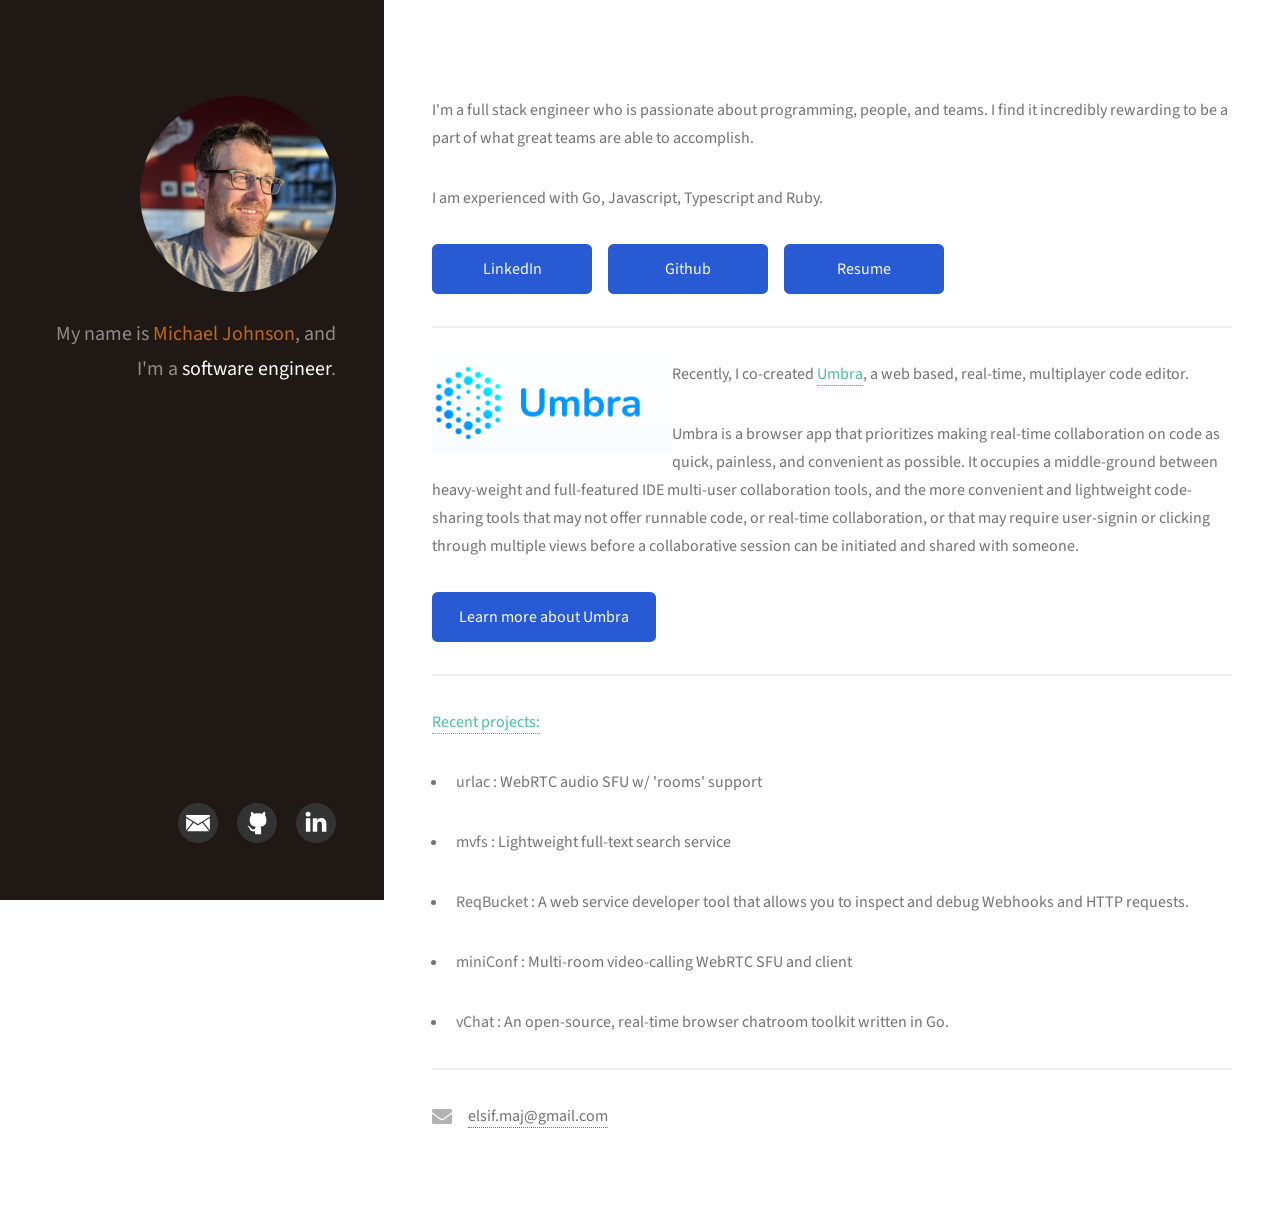
<file: index.html>
<!DOCTYPE HTML>
<html>
	<head>
		<title>Michael Johnson</title>
		<meta charset="utf-8" />
		<meta name="viewport" content="width=device-width, initial-scale=1, user-scalable=no" />
		<meta name="description" content="Software Engineer | Michael Johnson">
    <meta name="keywords" content="Software Engineer, Web Developer, Node, JavaScript, TypeScript, Go, Ruby, AWS, real-time, real time, realtime, websockets, ">
    <meta name="author" content="Michael Johnson">
    <meta property="og:title" content="Michael Johnson - Software Engineer">
    <meta property="og:description" content="Software Engineer specializing in Web Applications">
		<link rel="icon" type="image/png" href="images/favicon.ico"/>
		<link rel="stylesheet" href="assets/css/new.css" />
		<link rel="stylesheet" href="assets/css/main.css" />
	</head>
	<body class="is-preload">

		<!-- Header -->
			<header id="header">
				<div class="inner">
					<a href="#" class="image avatar"><img src="images/mike2.jpg" alt="" /></a>
					<h1>
						My name is <strong class="rust">Michael Johnson</strong>,
						<br />and I'm a <strong>software engineer</strong>.
					</h1>
				</div>
			</header>

		<!-- Main -->
			<div id="main">

				<!-- One -->
					<section id="one">
						<!-- <header class="major">
							<h2>
								Welcome!
							</h2>
						</header> -->
						<p>
              I'm a full stack engineer who is passionate about programming, people, and teams. I find it incredibly rewarding to be a part of what great teams are able to accomplish. 
						</p>
            <p>
              I am experienced with Go, Javascript, Typescript and Ruby. 
            </p>

						<ul class="actions">
							<li>
								<a 
									href="https://www.linkedin.com/in/michael-johnson-16b44b231/" 
									target="_blank" 
									class="button primary">
									LinkedIn
								</a>
							</li>
							<li>
								<a 
									href="https://github.com/elsif-maj" 
									target="_blank" 
									class="button primary">
									Github
								</a>
							</li>
							<li>
								<a 
									href="images/mJohnson-resume.pdf" 
									target="_blank" 
									class="button primary">
									Resume
								</a>
							</li>
						</ul>
					</section>

				<!-- Two -->
					<section id="two">
							<!-- <div class="col-12"> -->
								<!-- <span class="image image2 logo fit"> -->
									<img class="umbra" src="images/umbraNew.png" alt="" />
								<!-- </span> -->
							<!-- </div> -->
  					<p>
							Recently, I co-created <a href="https://umbra-collab.net" target="_blank">Umbra</a>, a web based, real-time, multiplayer code editor.
						</p>
            <p>
              Umbra is a browser app that prioritizes making real-time collaboration on code as quick, painless, and convenient as possible. It occupies
              a middle-ground between heavy-weight and full-featured IDE multi-user collaboration tools, and the more convenient and lightweight code-sharing
              tools that may not offer runnable code, or real-time collaboration, or that may require user-signin or clicking through multiple views before
              a collaborative session can be initiated and shared with someone.
            </p>
						<ul class="actions">
							<li>
								<a 
									href="https://umbra-collab.net" 
									target="_blank" 
									class="button primary">
									Learn more about Umbra 
								</a>
							</li>
						</ul>
					</section> 

				<!-- Three -->
					<section id="three">
						<p><a href="https://github.com/elsif-maj">Recent projects:</a></p>
	    	<ul>
						<p class="project-section">
							<!-- <span class="left image image2">
							 	<img class="project-icon" src="images/project-icons/magnifying-glass.svg" alt="" />
							   </span> 
							-->	
							<li>
								<strong>urlac</strong> :  WebRTC audio SFU w/ 'rooms' support
						</p>
						<p class="project-section">
							<!-- <span class="left image image2">
							 	<img class="project-icon" src="images/project-icons/magnifying-glass.svg" alt="" />
							   </span> 
							-->	
							<li>
								<strong>mvfs</strong> : Lightweight full-text search service 
						</p>
						<p class="project-section">
							<!-- <span class="left image image2">
							 	<img class="project-icon" src="images/project-icons/magnifying-glass.svg" alt="" />
							   </span> 
							-->	
							<li>
								<strong>ReqBucket</strong> : A web service developer tool that allows you to inspect and debug Webhooks and HTTP requests.
							</li>
						</p>
						<p class="project-section">
							<!-- <span class="left image image2">
							 	<img class="project-icon" src="images/project-icons/magnifying-glass.svg" alt="" />
							   </span> 
							-->	
							<li>
								<strong>miniConf</strong> : Multi-room video-calling WebRTC SFU and client
							</li>
						</p>
						<p class="project-section">
							<!-- <span class="left image image2">
								<img class="project-icon" src="images/project-icons/plant.svg" alt="" />
							</span>
							-->
							<li>
								<strong>vChat</strong> : An open-source, real-time browser chatroom toolkit written in Go. 
							</li>
						</p>
	    	</ul>
					</section>

					<!-- Four -->
					<section id="four">
						<!-- <p>
							I am looking for my next opportunity! 
              Feel free to reach out if you're looking for an engineer to join your team.
						</p> -->
						<div class="row">
							<div class="col-4 col-12-small">
								<ul class="labeled-icons">
									<!-- <li>
										<h3 class="icon solid fa-home"><span class="label">Address</span></h3>
										Portland, OR<br />
									</li> -->
									<li>
										<h3 class="icon solid fa-envelope"><span class="label">Email</span></h3>
										<a href="mailto:elsif.maj@gmail.com">elsif.maj@gmail.com</a>
									</li>
								</ul>
							</div>
						</div>
					</section>
			</div>

		<!-- Footer -->
			<footer id="footer">
				<div class="inner">
					<ul class="icons">
						<li>
							<a href="mailto:elsif.maj@gmail.com" target="_blank" class="icon solid">
								<img class="nav-item" src="./images/social-icons/email.svg" alt="an email icon">
							</a>
						</li>
						<li>
							<a href="https://github.com/elsif-maj" target="_blank" class="icon solid">
								<img class="nav-item" src="./images/social-icons/github.svg" alt="a github icon">
							</a>
						</li>
						<li>
							<a href="https://www.linkedin.com/in/michael-johnson-16b44b231/" target="_blank" class="icon solid">
								<img class="nav-item" src="./images/social-icons/linkedin.svg" alt="a linkedin icon">
							</a>
						</li>
						
					</ul>
				</div>
			</footer>

		<!-- Scripts -->
			<script src="assets/js/jquery.min.js"></script>
			<script src="assets/js/jquery.poptrox.min.js"></script>
			<script src="assets/js/browser.min.js"></script>
			<script src="assets/js/breakpoints.min.js"></script>
			<script src="assets/js/util.js"></script>
			<script src="assets/js/main.js"></script>

	</body>
</html>
</file>
<file: assets/css/new.css>
.umbra  {
  float: left;
  width: 30%;
  height: auto;
}

.system {
  /* float: left; */
  align: center;
  width: 80%;
  height: 80%;
  margin-right: 10px;
}

.green {
	color: #4bd8af !important;
}

.rust {
	color: rgb(192, 105, 30) !important;
}

.image .logo {
	background-color: transparent;
	background: transparent;
}

.extra {
	font-size: 1.15rem;
	color: #585858;
}

.project-icon path {
	width: .8rem;
}

.project-section {
	margin-bottom: 2rem;
}

.image.left, .image.right {
	width: 90px;
	padding: 15px;
	background-color: #49bf9d;
	border-radius: 20px;
}

.nav-item {
	width: 40px;	
}
</file>
<file: assets/css/main.css>
@import url("fontawesome-all.min.css");
@import url("https://fonts.googleapis.com/css?family=Source+Sans+Pro:400,400italic");

/*
	Strata by HTML5 UP
	html5up.net | @ajlkn
	Free for personal and commercial use under the CCA 3.0 license (html5up.net/license)
*/

html, body, div, span, applet, object,
iframe, h1, h2, h3, h4, h5, h6, p, blockquote,
pre, a, abbr, acronym, address, big, cite,
code, del, dfn, em, img, ins, kbd, q, s, samp,
small, strike, strong, sub, sup, tt, var, b,
u, i, center, dl, dt, dd, ol, ul, li, fieldset,
form, label, legend, table, caption, tbody,
tfoot, thead, tr, th, td, article, aside,
canvas, details, embed, figure, figcaption,
footer, header, hgroup, menu, nav, output, ruby,
section, summary, time, mark, audio, video {
	margin: 0;
	padding: 0;
	border: 0;
	font-size: 100%;
	font: inherit;
	vertical-align: baseline;}

article, aside, details, figcaption, figure,
footer, header, hgroup, menu, nav, section {
	display: block;}

body {
	line-height: 1;
}

ol, ul {
	list-style: none;
}

blockquote, q {
	quotes: none;
}

	blockquote:before, blockquote:after, q:before, q:after {
		content: '';
		content: none;
	}

table {
	border-collapse: collapse;
	border-spacing: 0;
}

body {
	-webkit-text-size-adjust: none;
}

mark {
	background-color: transparent;
	color: inherit;
}

input::-moz-focus-inner {
	border: 0;
	padding: 0;
}

input, select, textarea {
	-moz-appearance: none;
	-webkit-appearance: none;
	-ms-appearance: none;
	appearance: none;
}

/* Basic */

	html {
		box-sizing: border-box;
	}

	*, *:before, *:after {
		box-sizing: inherit;
	}

	body {
		background: #fff;
	}

		body.is-preload *, body.is-preload *:before, body.is-preload *:after {
			-moz-animation: none !important;
			-webkit-animation: none !important;
			-ms-animation: none !important;
			animation: none !important;
			-moz-transition: none !important;
			-webkit-transition: none !important;
			-ms-transition: none !important;
			transition: none !important;
		}

	body, input, select, textarea {
		/* color: #a2a2a2; */
		color: #727272;
		font-family: "Source Sans Pro", Helvetica, sans-serif;
		font-size: 16pt;
		font-weight: 400;
		line-height: 1.75em;
	}

	a {
		-moz-transition: color 0.2s ease-in-out, border-color 0.2s ease-in-out;
		-webkit-transition: color 0.2s ease-in-out, border-color 0.2s ease-in-out;
		-ms-transition: color 0.2s ease-in-out, border-color 0.2s ease-in-out;
		transition: color 0.2s ease-in-out, border-color 0.2s ease-in-out;
		border-bottom: dotted 1px;
		color: #49bf9d;
		text-decoration: none;
	}

		a:hover {
			border-bottom-color: transparent;
			color: #49bf9d !important;
			text-decoration: none;
		}

	strong, b {
		color: #787878;
		font-weight: 400;
	}

	em, i {
		font-style: italic;
	}

	p {
		margin: 0 0 2em 0;
	}

	h1, h2, h3, h4, h5, h6 {
		color: #787878;
		font-weight: 400;
		line-height: 1em;
		margin: 0 0 1em 0;
	}

		h1 a, h2 a, h3 a, h4 a, h5 a, h6 a {
			color: inherit;
			text-decoration: none;
		}

	h1 {
		font-size: 2em;
		line-height: 1.5em;
	}

	h2 {
		font-size: 1.5em;
		line-height: 1.5em;
	}

	h3 {
		font-size: 1.25em;
		line-height: 1.5em;
	}

	h4 {
		font-size: 1.1em;
		line-height: 1.5em;
	}

	h5 {
		font-size: 0.9em;
		line-height: 1.5em;
	}

	h6 {
		font-size: 0.7em;
		line-height: 1.5em;
	}

	sub {
		font-size: 0.8em;
		position: relative;
		top: 0.5em;
	}

	sup {
		font-size: 0.8em;
		position: relative;
		top: -0.5em;
	}

	hr {
		border: 0;
		border-bottom: solid 2px #efefef;
		margin: 2em 0;
	}

		hr.major {
			margin: 3em 0;
		}

	blockquote {
		border-left: solid 6px #efefef;
		font-style: italic;
		margin: 0 0 2em 0;
		padding: 0.5em 0 0.5em 1.5em;
	}

	code {
		background: #f7f7f7;
		border-radius: 0.35em;
		border: solid 2px #efefef;
		font-family: "Courier New", monospace;
		font-size: 0.9em;
		margin: 0 0.25em;
		padding: 0.25em 0.65em;
	}

	pre {
		-webkit-overflow-scrolling: touch;
		font-family: "Courier New", monospace;
		font-size: 0.9em;
		margin: 0 0 2em 0;
	}

		pre code {
			display: block;
			line-height: 1.75em;
			padding: 1em 1.5em;
			overflow-x: auto;
		}

	.align-left {
		text-align: left;
	}

	.align-center {
		text-align: center;
	}

	.align-right {
		text-align: right;
	}

/* Container */

	.container {
		margin: 0 auto;
		max-width: calc(100% - 4em);
		width: 100%;
	}

		.container.xsmall {
			width: 25%;
		}

		.container.small {
			width: 50%;
		}

		.container.medium {
			width: 75%;
		}

		.container.large {
			width: 125%;
		}

		.container.xlarge {
			width: 150%;
		}

		.container.max {
			width: 100%;
		}

		@media screen and (max-width: 980px) {

			.container {
				width: 100% !important;
				max-width: 100% !important;
			}

		}

		@media screen and (max-width: 480px) {

			.container {
				max-width: calc(100% - 3em);
			}

		}

/* Row */

	.row {
		display: flex;
		flex-wrap: wrap;
		box-sizing: border-box;
		align-items: stretch;
	}

		.row > * {
			box-sizing: border-box;
		}

		.row.gtr-uniform > * > :last-child {
			margin-bottom: 0;
		}

		.row.aln-left {
			justify-content: flex-start;
		}

		.row.aln-center {
			justify-content: center;
		}

		.row.aln-right {
			justify-content: flex-end;
		}

		.row.aln-top {
			align-items: flex-start;
		}

		.row.aln-middle {
			align-items: center;
		}

		.row.aln-bottom {
			align-items: flex-end;
		}

		.row > .imp {
			order: -1;
		}

		.row > .col-1 {
			width: 8.33333%;
		}

		.row > .off-1 {
			margin-left: 8.33333%;
		}

		.row > .col-2 {
			width: 16.66667%;
		}

		.row > .off-2 {
			margin-left: 16.66667%;
		}

		.row > .col-3 {
			width: 25%;
		}

		.row > .off-3 {
			margin-left: 25%;
		}

		.row > .col-4 {
			width: 33.33333%;
		}

		.row > .off-4 {
			margin-left: 33.33333%;
		}

		.row > .col-5 {
			width: 41.66667%;
		}

		.row > .off-5 {
			margin-left: 41.66667%;
		}

		.row > .col-6 {
			width: 50%;
		}

		.row > .off-6 {
			margin-left: 50%;
		}

		.row > .col-7 {
			width: 58.33333%;
		}

		.row > .off-7 {
			margin-left: 58.33333%;
		}

		.row > .col-8 {
			width: 66.66667%;
		}

		.row > .off-8 {
			margin-left: 66.66667%;
		}

		.row > .col-9 {
			width: 75%;
		}

		.row > .off-9 {
			margin-left: 75%;
		}

		.row > .col-10 {
			width: 83.33333%;
		}

		.row > .off-10 {
			margin-left: 83.33333%;
		}

		.row > .col-11 {
			width: 91.66667%;
		}

		.row > .off-11 {
			margin-left: 91.66667%;
		}

		.row > .col-12 {
			width: 100%;
		}

		.row > .off-12 {
			margin-left: 100%;
		}

		.row.gtr-0 {
			margin-top: 0;
			margin-left: 0em;
		}

			.row.gtr-0 > * {
				padding: 0 0 0 0em;
			}

			.row.gtr-0.gtr-uniform {
				margin-top: 0em;
			}

				.row.gtr-0.gtr-uniform > * {
					padding-top: 0em;
				}

		.row.gtr-25 {
			margin-top: 0;
			margin-left: -0.625em;
		}

			.row.gtr-25 > * {
				padding: 0 0 0 0.625em;
			}

			.row.gtr-25.gtr-uniform {
				margin-top: -0.625em;
			}

				.row.gtr-25.gtr-uniform > * {
					padding-top: 0.625em;
				}

		.row.gtr-50 {
			margin-top: 0;
			margin-left: -1.25em;
		}

			.row.gtr-50 > * {
				padding: 0 0 0 1.25em;
			}

			.row.gtr-50.gtr-uniform {
				margin-top: -1.25em;
			}

				.row.gtr-50.gtr-uniform > * {
					padding-top: 1.25em;
				}

		.row {
			margin-top: 0;
			margin-left: -2.5em;
		}

			.row > * {
				padding: 0 0 0 2.5em;
			}

			.row.gtr-uniform {
				margin-top: -2.5em;
			}

				.row.gtr-uniform > * {
					padding-top: 2.5em;
				}

		.row.gtr-150 {
			margin-top: 0;
			margin-left: -3.75em;
		}

			.row.gtr-150 > * {
				padding: 0 0 0 3.75em;
			}

			.row.gtr-150.gtr-uniform {
				margin-top: -3.75em;
			}

				.row.gtr-150.gtr-uniform > * {
					padding-top: 3.75em;
				}

		.row.gtr-200 {
			margin-top: 0;
			margin-left: -5em;
		}

			.row.gtr-200 > * {
				padding: 0 0 0 5em;
			}

			.row.gtr-200.gtr-uniform {
				margin-top: -5em;
			}

				.row.gtr-200.gtr-uniform > * {
					padding-top: 5em;
				}

		@media screen and (max-width: 1800px) {

			.row {
				display: flex;
				flex-wrap: wrap;
				box-sizing: border-box;
				align-items: stretch;
			}

				.row > * {
					box-sizing: border-box;
				}

				.row.gtr-uniform > * > :last-child {
					margin-bottom: 0;
				}

				.row.aln-left {
					justify-content: flex-start;
				}

				.row.aln-center {
					justify-content: center;
				}

				.row.aln-right {
					justify-content: flex-end;
				}

				.row.aln-top {
					align-items: flex-start;
				}

				.row.aln-middle {
					align-items: center;
				}

				.row.aln-bottom {
					align-items: flex-end;
				}

				.row > .imp-xlarge {
					order: -1;
				}

				.row > .col-1-xlarge {
					width: 8.33333%;
				}

				.row > .off-1-xlarge {
					margin-left: 8.33333%;
				}

				.row > .col-2-xlarge {
					width: 16.66667%;
				}

				.row > .off-2-xlarge {
					margin-left: 16.66667%;
				}

				.row > .col-3-xlarge {
					width: 25%;
				}

				.row > .off-3-xlarge {
					margin-left: 25%;
				}

				.row > .col-4-xlarge {
					width: 33.33333%;
				}

				.row > .off-4-xlarge {
					margin-left: 33.33333%;
				}

				.row > .col-5-xlarge {
					width: 41.66667%;
				}

				.row > .off-5-xlarge {
					margin-left: 41.66667%;
				}

				.row > .col-6-xlarge {
					width: 50%;
				}

				.row > .off-6-xlarge {
					margin-left: 50%;
				}

				.row > .col-7-xlarge {
					width: 58.33333%;
				}

				.row > .off-7-xlarge {
					margin-left: 58.33333%;
				}

				.row > .col-8-xlarge {
					width: 66.66667%;
				}

				.row > .off-8-xlarge {
					margin-left: 66.66667%;
				}

				.row > .col-9-xlarge {
					width: 75%;
				}

				.row > .off-9-xlarge {
					margin-left: 75%;
				}

				.row > .col-10-xlarge {
					width: 83.33333%;
				}

				.row > .off-10-xlarge {
					margin-left: 83.33333%;
				}

				.row > .col-11-xlarge {
					width: 91.66667%;
				}

				.row > .off-11-xlarge {
					margin-left: 91.66667%;
				}

				.row > .col-12-xlarge {
					width: 100%;
				}

				.row > .off-12-xlarge {
					margin-left: 100%;
				}

				.row.gtr-0 {
					margin-top: 0;
					margin-left: 0em;
				}

					.row.gtr-0 > * {
						padding: 0 0 0 0em;
					}

					.row.gtr-0.gtr-uniform {
						margin-top: 0em;
					}

						.row.gtr-0.gtr-uniform > * {
							padding-top: 0em;
						}

				.row.gtr-25 {
					margin-top: 0;
					margin-left: -0.625em;
				}

					.row.gtr-25 > * {
						padding: 0 0 0 0.625em;
					}

					.row.gtr-25.gtr-uniform {
						margin-top: -0.625em;
					}

						.row.gtr-25.gtr-uniform > * {
							padding-top: 0.625em;
						}

				.row.gtr-50 {
					margin-top: 0;
					margin-left: -1.25em;
				}

					.row.gtr-50 > * {
						padding: 0 0 0 1.25em;
					}

					.row.gtr-50.gtr-uniform {
						margin-top: -1.25em;
					}

						.row.gtr-50.gtr-uniform > * {
							padding-top: 1.25em;
						}

				.row {
					margin-top: 0;
					margin-left: -2.5em;
				}

					.row > * {
						padding: 0 0 0 2.5em;
					}

					.row.gtr-uniform {
						margin-top: -2.5em;
					}

						.row.gtr-uniform > * {
							padding-top: 2.5em;
						}

				.row.gtr-150 {
					margin-top: 0;
					margin-left: -3.75em;
				}

					.row.gtr-150 > * {
						padding: 0 0 0 3.75em;
					}

					.row.gtr-150.gtr-uniform {
						margin-top: -3.75em;
					}

						.row.gtr-150.gtr-uniform > * {
							padding-top: 3.75em;
						}

				.row.gtr-200 {
					margin-top: 0;
					margin-left: -5em;
				}

					.row.gtr-200 > * {
						padding: 0 0 0 5em;
					}

					.row.gtr-200.gtr-uniform {
						margin-top: -5em;
					}

						.row.gtr-200.gtr-uniform > * {
							padding-top: 5em;
						}

		}

		@media screen and (max-width: 1280px) {

			.row {
				display: flex;
				flex-wrap: wrap;
				box-sizing: border-box;
				align-items: stretch;
			}

				.row > * {
					box-sizing: border-box;
				}

				.row.gtr-uniform > * > :last-child {
					margin-bottom: 0;
				}

				.row.aln-left {
					justify-content: flex-start;
				}

				.row.aln-center {
					justify-content: center;
				}

				.row.aln-right {
					justify-content: flex-end;
				}

				.row.aln-top {
					align-items: flex-start;
				}

				.row.aln-middle {
					align-items: center;
				}

				.row.aln-bottom {
					align-items: flex-end;
				}

				.row > .imp-large {
					order: -1;
				}

				.row > .col-1-large {
					width: 8.33333%;
				}

				.row > .off-1-large {
					margin-left: 8.33333%;
				}

				.row > .col-2-large {
					width: 16.66667%;
				}

				.row > .off-2-large {
					margin-left: 16.66667%;
				}

				.row > .col-3-large {
					width: 25%;
				}

				.row > .off-3-large {
					margin-left: 25%;
				}

				.row > .col-4-large {
					width: 33.33333%;
				}

				.row > .off-4-large {
					margin-left: 33.33333%;
				}

				.row > .col-5-large {
					width: 41.66667%;
				}

				.row > .off-5-large {
					margin-left: 41.66667%;
				}

				.row > .col-6-large {
					width: 50%;
				}

				.row > .off-6-large {
					margin-left: 50%;
				}

				.row > .col-7-large {
					width: 58.33333%;
				}

				.row > .off-7-large {
					margin-left: 58.33333%;
				}

				.row > .col-8-large {
					width: 66.66667%;
				}

				.row > .off-8-large {
					margin-left: 66.66667%;
				}

				.row > .col-9-large {
					width: 75%;
				}

				.row > .off-9-large {
					margin-left: 75%;
				}

				.row > .col-10-large {
					width: 83.33333%;
				}

				.row > .off-10-large {
					margin-left: 83.33333%;
				}

				.row > .col-11-large {
					width: 91.66667%;
				}

				.row > .off-11-large {
					margin-left: 91.66667%;
				}

				.row > .col-12-large {
					width: 100%;
				}

				.row > .off-12-large {
					margin-left: 100%;
				}

				.row.gtr-0 {
					margin-top: 0;
					margin-left: 0em;
				}

					.row.gtr-0 > * {
						padding: 0 0 0 0em;
					}

					.row.gtr-0.gtr-uniform {
						margin-top: 0em;
					}

						.row.gtr-0.gtr-uniform > * {
							padding-top: 0em;
						}

				.row.gtr-25 {
					margin-top: 0;
					margin-left: -0.5em;
				}

					.row.gtr-25 > * {
						padding: 0 0 0 0.5em;
					}

					.row.gtr-25.gtr-uniform {
						margin-top: -0.5em;
					}

						.row.gtr-25.gtr-uniform > * {
							padding-top: 0.5em;
						}

				.row.gtr-50 {
					margin-top: 0;
					margin-left: -1em;
				}

					.row.gtr-50 > * {
						padding: 0 0 0 1em;
					}

					.row.gtr-50.gtr-uniform {
						margin-top: -1em;
					}

						.row.gtr-50.gtr-uniform > * {
							padding-top: 1em;
						}

				.row {
					margin-top: 0;
					margin-left: -2em;
				}

					.row > * {
						padding: 0 0 0 2em;
					}

					.row.gtr-uniform {
						margin-top: -2em;
					}

						.row.gtr-uniform > * {
							padding-top: 2em;
						}

				.row.gtr-150 {
					margin-top: 0;
					margin-left: -3em;
				}

					.row.gtr-150 > * {
						padding: 0 0 0 3em;
					}

					.row.gtr-150.gtr-uniform {
						margin-top: -3em;
					}

						.row.gtr-150.gtr-uniform > * {
							padding-top: 3em;
						}

				.row.gtr-200 {
					margin-top: 0;
					margin-left: -4em;
				}

					.row.gtr-200 > * {
						padding: 0 0 0 4em;
					}

					.row.gtr-200.gtr-uniform {
						margin-top: -4em;
					}

						.row.gtr-200.gtr-uniform > * {
							padding-top: 4em;
						}

		}

		@media screen and (max-width: 980px) {

			.row {
				display: flex;
				flex-wrap: wrap;
				box-sizing: border-box;
				align-items: stretch;
			}

				.row > * {
					box-sizing: border-box;
				}

				.row.gtr-uniform > * > :last-child {
					margin-bottom: 0;
				}

				.row.aln-left {
					justify-content: flex-start;
				}

				.row.aln-center {
					justify-content: center;
				}

				.row.aln-right {
					justify-content: flex-end;
				}

				.row.aln-top {
					align-items: flex-start;
				}

				.row.aln-middle {
					align-items: center;
				}

				.row.aln-bottom {
					align-items: flex-end;
				}

				.row > .imp-medium {
					order: -1;
				}

				.row > .col-1-medium {
					width: 8.33333%;
				}

				.row > .off-1-medium {
					margin-left: 8.33333%;
				}

				.row > .col-2-medium {
					width: 16.66667%;
				}

				.row > .off-2-medium {
					margin-left: 16.66667%;
				}

				.row > .col-3-medium {
					width: 25%;
				}

				.row > .off-3-medium {
					margin-left: 25%;
				}

				.row > .col-4-medium {
					width: 33.33333%;
				}

				.row > .off-4-medium {
					margin-left: 33.33333%;
				}

				.row > .col-5-medium {
					width: 41.66667%;
				}

				.row > .off-5-medium {
					margin-left: 41.66667%;
				}

				.row > .col-6-medium {
					width: 50%;
				}

				.row > .off-6-medium {
					margin-left: 50%;
				}

				.row > .col-7-medium {
					width: 58.33333%;
				}

				.row > .off-7-medium {
					margin-left: 58.33333%;
				}

				.row > .col-8-medium {
					width: 66.66667%;
				}

				.row > .off-8-medium {
					margin-left: 66.66667%;
				}

				.row > .col-9-medium {
					width: 75%;
				}

				.row > .off-9-medium {
					margin-left: 75%;
				}

				.row > .col-10-medium {
					width: 83.33333%;
				}

				.row > .off-10-medium {
					margin-left: 83.33333%;
				}

				.row > .col-11-medium {
					width: 91.66667%;
				}

				.row > .off-11-medium {
					margin-left: 91.66667%;
				}

				.row > .col-12-medium {
					width: 100%;
				}

				.row > .off-12-medium {
					margin-left: 100%;
				}

				.row.gtr-0 {
					margin-top: 0;
					margin-left: 0em;
				}

					.row.gtr-0 > * {
						padding: 0 0 0 0em;
					}

					.row.gtr-0.gtr-uniform {
						margin-top: 0em;
					}

						.row.gtr-0.gtr-uniform > * {
							padding-top: 0em;
						}

				.row.gtr-25 {
					margin-top: 0;
					margin-left: -0.5em;
				}

					.row.gtr-25 > * {
						padding: 0 0 0 0.5em;
					}

					.row.gtr-25.gtr-uniform {
						margin-top: -0.5em;
					}

						.row.gtr-25.gtr-uniform > * {
							padding-top: 0.5em;
						}

				.row.gtr-50 {
					margin-top: 0;
					margin-left: -1em;
				}

					.row.gtr-50 > * {
						padding: 0 0 0 1em;
					}

					.row.gtr-50.gtr-uniform {
						margin-top: -1em;
					}

						.row.gtr-50.gtr-uniform > * {
							padding-top: 1em;
						}

				.row {
					margin-top: 0;
					margin-left: -2em;
				}

					.row > * {
						padding: 0 0 0 2em;
					}

					.row.gtr-uniform {
						margin-top: -2em;
					}

						.row.gtr-uniform > * {
							padding-top: 2em;
						}

				.row.gtr-150 {
					margin-top: 0;
					margin-left: -3em;
				}

					.row.gtr-150 > * {
						padding: 0 0 0 3em;
					}

					.row.gtr-150.gtr-uniform {
						margin-top: -3em;
					}

						.row.gtr-150.gtr-uniform > * {
							padding-top: 3em;
						}

				.row.gtr-200 {
					margin-top: 0;
					margin-left: -4em;
				}

					.row.gtr-200 > * {
						padding: 0 0 0 4em;
					}

					.row.gtr-200.gtr-uniform {
						margin-top: -4em;
					}

						.row.gtr-200.gtr-uniform > * {
							padding-top: 4em;
						}

		}

		@media screen and (max-width: 736px) {

			.row {
				display: flex;
				flex-wrap: wrap;
				box-sizing: border-box;
				align-items: stretch;
			}

				.row > * {
					box-sizing: border-box;
				}

				.row.gtr-uniform > * > :last-child {
					margin-bottom: 0;
				}

				.row.aln-left {
					justify-content: flex-start;
				}

				.row.aln-center {
					justify-content: center;
				}

				.row.aln-right {
					justify-content: flex-end;
				}

				.row.aln-top {
					align-items: flex-start;
				}

				.row.aln-middle {
					align-items: center;
				}

				.row.aln-bottom {
					align-items: flex-end;
				}

				.row > .imp-small {
					order: -1;
				}

				.row > .col-1-small {
					width: 8.33333%;
				}

				.row > .off-1-small {
					margin-left: 8.33333%;
				}

				.row > .col-2-small {
					width: 16.66667%;
				}

				.row > .off-2-small {
					margin-left: 16.66667%;
				}

				.row > .col-3-small {
					width: 25%;
				}

				.row > .off-3-small {
					margin-left: 25%;
				}

				.row > .col-4-small {
					width: 33.33333%;
				}

				.row > .off-4-small {
					margin-left: 33.33333%;
				}

				.row > .col-5-small {
					width: 41.66667%;
				}

				.row > .off-5-small {
					margin-left: 41.66667%;
				}

				.row > .col-6-small {
					width: 50%;
				}

				.row > .off-6-small {
					margin-left: 50%;
				}

				.row > .col-7-small {
					width: 58.33333%;
				}

				.row > .off-7-small {
					margin-left: 58.33333%;
				}

				.row > .col-8-small {
					width: 66.66667%;
				}

				.row > .off-8-small {
					margin-left: 66.66667%;
				}

				.row > .col-9-small {
					width: 75%;
				}

				.row > .off-9-small {
					margin-left: 75%;
				}

				.row > .col-10-small {
					width: 83.33333%;
				}

				.row > .off-10-small {
					margin-left: 83.33333%;
				}

				.row > .col-11-small {
					width: 91.66667%;
				}

				.row > .off-11-small {
					margin-left: 91.66667%;
				}

				.row > .col-12-small {
					width: 100%;
				}

				.row > .off-12-small {
					margin-left: 100%;
				}

				.row.gtr-0 {
					margin-top: 0;
					margin-left: 0em;
				}

					.row.gtr-0 > * {
						padding: 0 0 0 0em;
					}

					.row.gtr-0.gtr-uniform {
						margin-top: 0em;
					}

						.row.gtr-0.gtr-uniform > * {
							padding-top: 0em;
						}

				.row.gtr-25 {
					margin-top: 0;
					margin-left: -0.375em;
				}

					.row.gtr-25 > * {
						padding: 0 0 0 0.375em;
					}

					.row.gtr-25.gtr-uniform {
						margin-top: -0.375em;
					}

						.row.gtr-25.gtr-uniform > * {
							padding-top: 0.375em;
						}

				.row.gtr-50 {
					margin-top: 0;
					margin-left: -0.75em;
				}

					.row.gtr-50 > * {
						padding: 0 0 0 0.75em;
					}

					.row.gtr-50.gtr-uniform {
						margin-top: -0.75em;
					}

						.row.gtr-50.gtr-uniform > * {
							padding-top: 0.75em;
						}

				.row {
					margin-top: 0;
					margin-left: -1.5em;
				}

					.row > * {
						padding: 0 0 0 1.5em;
					}

					.row.gtr-uniform {
						margin-top: -1.5em;
					}

						.row.gtr-uniform > * {
							padding-top: 1.5em;
						}

				.row.gtr-150 {
					margin-top: 0;
					margin-left: -2.25em;
				}

					.row.gtr-150 > * {
						padding: 0 0 0 2.25em;
					}

					.row.gtr-150.gtr-uniform {
						margin-top: -2.25em;
					}

						.row.gtr-150.gtr-uniform > * {
							padding-top: 2.25em;
						}

				.row.gtr-200 {
					margin-top: 0;
					margin-left: -3em;
				}

					.row.gtr-200 > * {
						padding: 0 0 0 3em;
					}

					.row.gtr-200.gtr-uniform {
						margin-top: -3em;
					}

						.row.gtr-200.gtr-uniform > * {
							padding-top: 3em;
						}

		}

		@media screen and (max-width: 480px) {

			.row {
				display: flex;
				flex-wrap: wrap;
				box-sizing: border-box;
				align-items: stretch;
			}

				.row > * {
					box-sizing: border-box;
				}

				.row.gtr-uniform > * > :last-child {
					margin-bottom: 0;
				}

				.row.aln-left {
					justify-content: flex-start;
				}

				.row.aln-center {
					justify-content: center;
				}

				.row.aln-right {
					justify-content: flex-end;
				}

				.row.aln-top {
					align-items: flex-start;
				}

				.row.aln-middle {
					align-items: center;
				}

				.row.aln-bottom {
					align-items: flex-end;
				}

				.row > .imp-xsmall {
					order: -1;
				}

				.row > .col-1-xsmall {
					width: 8.33333%;
				}

				.row > .off-1-xsmall {
					margin-left: 8.33333%;
				}

				.row > .col-2-xsmall {
					width: 16.66667%;
				}

				.row > .off-2-xsmall {
					margin-left: 16.66667%;
				}

				.row > .col-3-xsmall {
					width: 25%;
				}

				.row > .off-3-xsmall {
					margin-left: 25%;
				}

				.row > .col-4-xsmall {
					width: 33.33333%;
				}

				.row > .off-4-xsmall {
					margin-left: 33.33333%;
				}

				.row > .col-5-xsmall {
					width: 41.66667%;
				}

				.row > .off-5-xsmall {
					margin-left: 41.66667%;
				}

				.row > .col-6-xsmall {
					width: 50%;
				}

				.row > .off-6-xsmall {
					margin-left: 50%;
				}

				.row > .col-7-xsmall {
					width: 58.33333%;
				}

				.row > .off-7-xsmall {
					margin-left: 58.33333%;
				}

				.row > .col-8-xsmall {
					width: 66.66667%;
				}

				.row > .off-8-xsmall {
					margin-left: 66.66667%;
				}

				.row > .col-9-xsmall {
					width: 75%;
				}

				.row > .off-9-xsmall {
					margin-left: 75%;
				}

				.row > .col-10-xsmall {
					width: 83.33333%;
				}

				.row > .off-10-xsmall {
					margin-left: 83.33333%;
				}

				.row > .col-11-xsmall {
					width: 91.66667%;
				}

				.row > .off-11-xsmall {
					margin-left: 91.66667%;
				}

				.row > .col-12-xsmall {
					width: 100%;
				}

				.row > .off-12-xsmall {
					margin-left: 100%;
				}

				.row.gtr-0 {
					margin-top: 0;
					margin-left: 0em;
				}

					.row.gtr-0 > * {
						padding: 0 0 0 0em;
					}

					.row.gtr-0.gtr-uniform {
						margin-top: 0em;
					}

						.row.gtr-0.gtr-uniform > * {
							padding-top: 0em;
						}

				.row.gtr-25 {
					margin-top: 0;
					margin-left: -0.375em;
				}

					.row.gtr-25 > * {
						padding: 0 0 0 0.375em;
					}

					.row.gtr-25.gtr-uniform {
						margin-top: -0.375em;
					}

						.row.gtr-25.gtr-uniform > * {
							padding-top: 0.375em;
						}

				.row.gtr-50 {
					margin-top: 0;
					margin-left: -0.75em;
				}

					.row.gtr-50 > * {
						padding: 0 0 0 0.75em;
					}

					.row.gtr-50.gtr-uniform {
						margin-top: -0.75em;
					}

						.row.gtr-50.gtr-uniform > * {
							padding-top: 0.75em;
						}

				.row {
					margin-top: 0;
					margin-left: -1.5em;
				}

					.row > * {
						padding: 0 0 0 1.5em;
					}

					.row.gtr-uniform {
						margin-top: -1.5em;
					}

						.row.gtr-uniform > * {
							padding-top: 1.5em;
						}

				.row.gtr-150 {
					margin-top: 0;
					margin-left: -2.25em;
				}

					.row.gtr-150 > * {
						padding: 0 0 0 2.25em;
					}

					.row.gtr-150.gtr-uniform {
						margin-top: -2.25em;
					}

						.row.gtr-150.gtr-uniform > * {
							padding-top: 2.25em;
						}

				.row.gtr-200 {
					margin-top: 0;
					margin-left: -3em;
				}

					.row.gtr-200 > * {
						padding: 0 0 0 3em;
					}

					.row.gtr-200.gtr-uniform {
						margin-top: -3em;
					}

						.row.gtr-200.gtr-uniform > * {
							padding-top: 3em;
						}

		}

/* Section/Article */

	section.special, article.special {
		text-align: center;
	}

	header p {
		color: #b2b2b2;
		position: relative;
		margin: 0 0 1.5em 0;
	}

	header h2 + p {
		font-size: 1.25em;
		margin-top: -1em;
		line-height: 1.5em;
	}

	header h3 + p {
		font-size: 1.1em;
		margin-top: -0.8em;
		line-height: 1.5em;
	}

	header h4 + p,
	header h5 + p,
	header h6 + p {
		font-size: 0.9em;
		margin-top: -0.6em;
		line-height: 1.5em;
	}

	header.major h2 {
		font-size: 2em;
	}

/* Form */

	form {
		margin: 0 0 2em 0;
	}

	label {
		color: #787878;
		display: block;
		font-size: 0.9em;
		font-weight: 400;
		margin: 0 0 1em 0;
	}

	input[type="text"],
	input[type="password"],
	input[type="email"],
	select,
	textarea {
		-moz-appearance: none;
		-webkit-appearance: none;
		-ms-appearance: none;
		appearance: none;
		background: #f7f7f7;
		border-radius: 0.35em;
		border: solid 2px transparent;
		color: inherit;
		display: block;
		outline: 0;
		padding: 0 0.75em;
		text-decoration: none;
		width: 100%;
	}

		input[type="text"]:invalid,
		input[type="password"]:invalid,
		input[type="email"]:invalid,
		select:invalid,
		textarea:invalid {
			box-shadow: none;
		}

		input[type="text"]:focus,
		input[type="password"]:focus,
		input[type="email"]:focus,
		select:focus,
		textarea:focus {
			border-color: #49bf9d;
		}

	select {
		background-image: url("data:image/svg+xml;charset=utf8,%3Csvg xmlns='http://www.w3.org/2000/svg' width='40' height='40' preserveAspectRatio='none' viewBox='0 0 40 40'%3E%3Cpath d='M9.4,12.3l10.4,10.4l10.4-10.4c0.2-0.2,0.5-0.4,0.9-0.4c0.3,0,0.6,0.1,0.9,0.4l3.3,3.3c0.2,0.2,0.4,0.5,0.4,0.9 c0,0.4-0.1,0.6-0.4,0.9L20.7,31.9c-0.2,0.2-0.5,0.4-0.9,0.4c-0.3,0-0.6-0.1-0.9-0.4L4.3,17.3c-0.2-0.2-0.4-0.5-0.4-0.9 c0-0.4,0.1-0.6,0.4-0.9l3.3-3.3c0.2-0.2,0.5-0.4,0.9-0.4S9.1,12.1,9.4,12.3z' fill='%23dfdfdf' /%3E%3C/svg%3E");
		background-size: 1.25rem;
		background-repeat: no-repeat;
		background-position: calc(100% - 1rem) center;
		height: 2.75em;
		padding-right: 2.75em;
		text-overflow: ellipsis;
	}

		select option {
			color: #787878;
			background: #fff;
		}

		select:focus::-ms-value {
			background-color: transparent;
		}

		select::-ms-expand {
			display: none;
		}

	input[type="text"],
	input[type="password"],
	input[type="email"],
	select {
		height: 2.75em;
	}

	textarea {
		padding: 0.75em;
	}

	input[type="checkbox"],
	input[type="radio"] {
		-moz-appearance: none;
		-webkit-appearance: none;
		-ms-appearance: none;
		appearance: none;
		display: block;
		float: left;
		margin-right: -2em;
		opacity: 0;
		width: 1em;
		z-index: -1;
	}

		input[type="checkbox"] + label,
		input[type="radio"] + label {
			text-decoration: none;
			color: #a2a2a2;
			cursor: pointer;
			display: inline-block;
			font-size: 1em;
			font-weight: 400;
			padding-left: 2.4em;
			padding-right: 0.75em;
			position: relative;
		}

			input[type="checkbox"] + label:before,
			input[type="radio"] + label:before {
				-moz-osx-font-smoothing: grayscale;
				-webkit-font-smoothing: antialiased;
				display: inline-block;
				font-style: normal;
				font-variant: normal;
				text-rendering: auto;
				line-height: 1;
				text-transform: none !important;
				font-family: 'Font Awesome 5 Free';
				font-weight: 900;
			}

			input[type="checkbox"] + label:before,
			input[type="radio"] + label:before {
				background: #f7f7f7;
				border-radius: 0.35em;
				border: solid 2px transparent;
				content: '';
				display: inline-block;
				font-size: 0.8em;
				height: 2.0625em;
				left: 0;
				line-height: 1.85625em;
				position: absolute;
				text-align: center;
				top: 0;
				width: 2.0625em;
			}

		input[type="checkbox"]:checked + label:before,
		input[type="radio"]:checked + label:before {
			background: #787878;
			border-color: #787878;
			color: #fff;
			content: '\f00c';
		}

		input[type="checkbox"]:focus + label:before,
		input[type="radio"]:focus + label:before {
			border-color: #49bf9d;
		}

	input[type="checkbox"] + label:before {
		border-radius: 0.35em;
	}

	input[type="radio"] + label:before {
		border-radius: 100%;
	}

	::-webkit-input-placeholder {
		color: #b2b2b2 !important;
		opacity: 1.0;
	}

	:-moz-placeholder {
		color: #b2b2b2 !important;
		opacity: 1.0;
	}

	::-moz-placeholder {
		color: #b2b2b2 !important;
		opacity: 1.0;
	}

	:-ms-input-placeholder {
		color: #b2b2b2 !important;
		opacity: 1.0;
	}

/* Box */

	.box {
		border-radius: 0.35em;
		border: solid 2px #efefef;
		margin-bottom: 2em;
		padding: 1.5em;
	}

		.box > :last-child,
		.box > :last-child > :last-child,
		.box > :last-child > :last-child > :last-child {
			margin-bottom: 0;
		}

		.box.alt {
			border: 0;
			border-radius: 0;
			padding: 0;
		}

/* Icon */

	.icon {
		text-decoration: none;
		border-bottom: none;
		position: relative;
	}

		.icon:before {
			-moz-osx-font-smoothing: grayscale;
			-webkit-font-smoothing: antialiased;
			display: inline-block;
			font-style: normal;
			font-variant: normal;
			text-rendering: auto;
			line-height: 1;
			text-transform: none !important;
			font-family: 'Font Awesome 5 Free';
			font-weight: 400;
		}

		.icon > .label {
			display: none;
		}

		.icon:before {
			line-height: inherit;
		}

		.icon.solid:before {
			font-weight: 900;
		}

		.icon.brands:before {
			font-family: 'Font Awesome 5 Brands';
		}

/* Image */

	.image {
		border-radius: 0.35em;
		border: 0;
		display: inline-block;
		position: relative;
	}

		.image:before {
			-moz-transition: opacity 0.2s ease-in-out;
			-webkit-transition: opacity 0.2s ease-in-out;
			-ms-transition: opacity 0.2s ease-in-out;
			transition: opacity 0.2s ease-in-out;
			background: url("images/overlay.png");
			border-radius: 0.35em;
			content: '';
			display: block;
			height: 100%;
			left: 0;
			opacity: 0.5;
			position: absolute;
			top: 0;
			width: 100%;
		}

		.image2:before {
			background: none;
		}

		.image.thumb {
			text-align: center;
		}

			.image.thumb:after {
				-moz-transition: opacity 0.2s ease-in-out;
				-webkit-transition: opacity 0.2s ease-in-out;
				-ms-transition: opacity 0.2s ease-in-out;
				transition: opacity 0.2s ease-in-out;
				border-radius: 0.35em;
				border: solid 3px rgba(255, 255, 255, 0.5);
				color: #fff;
				content: 'View';
				display: inline-block;
				font-size: 0.8em;
				font-weight: 400;
				left: 50%;
				line-height: 2.25em;
				margin: -1.25em 0 0 -3em;
				opacity: 0;
				padding: 0 1.5em;
				position: absolute;
				text-align: center;
				text-decoration: none;
				top: 50%;
				white-space: nowrap;
			}

			.image.thumb:hover:after {
				opacity: 1.0;
			}

			.image.thumb:hover:before {
				background: url("images/overlay.png"), url("images/overlay.png");
				opacity: 1.0;
			}

		.image img {
			border-radius: 0.35em;
			display: block;
		}

		.image.left {
			float: left;
			margin: 0 1.5em 1em 0;
			top: 0.25em;
		}

		.image.right {
			float: right;
			margin: 0 0 1em 1.5em;
			top: 0.25em;
		}

		.image.left, .image.right {
			max-width: 40%;
		}

			.image.left img, .image.right img {
				width: 100%;
			}

		.image.fit {
			display: block;
			margin: 0 0 2em 0;
			width: 50%;
		}

			.image.fit img {
				width: 100%;
			}

		.image.avatar {
			border-radius: 100%;
		}

			.image.avatar:before {
				display: none;
			}

			.image.avatar img {
				border-radius: 100%;
				width: 100%;
			}

/* List */

	ol {
		list-style: decimal;
		margin: 0 0 2em 0;
		padding-left: 1.25em;
	}

		ol li {
			padding-left: 0.25em;
		}

	ul {
		list-style: disc;
		margin: 0 0 2em 0;
		padding-left: 1em;
	}

		ul li {
			padding-left: 0.5em;
		}

		ul.alt {
			list-style: none;
			padding-left: 0;
		}

			ul.alt li {
				border-top: solid 2px #efefef;
				padding: 0.5em 0;
			}

				ul.alt li:first-child {
					border-top: 0;
					padding-top: 0;
				}

	dl {
		margin: 0 0 2em 0;
	}

/* Icons */

	ul.icons {
		cursor: default;
		list-style: none;
		padding-left: 0;
	}

		ul.icons li {
			display: inline-block;
			padding: 0 1em 0 0;
		}

			ul.icons li:last-child {
				padding-right: 0;
			}

			ul.icons li .icon:before {
				font-size: 1.5em;
			}

/* Labeled Icons */

	ul.labeled-icons {
		list-style: none;
		padding: 0;
	}

		ul.labeled-icons li {
			line-height: 1.75em;
			margin: 1.5em 0 0 0;
			padding-left: 2.25em;
			position: relative;
		}

			ul.labeled-icons li:first-child {
				margin-top: 0;
			}

			ul.labeled-icons li a {
				color: inherit;
			}

			ul.labeled-icons li h3 {
				color: #b2b2b2;
				left: 0;
				position: absolute;
				text-align: center;
				top: 0;
				width: 1em;
			}

/* Actions */

	ul.actions {
		display: -moz-flex;
		display: -webkit-flex;
		display: -ms-flex;
		display: flex;
		cursor: default;
		list-style: none;
		margin-left: -1em;
		padding-left: 0;
	}

		ul.actions li {
			padding: 0 0 0 1em;
			vertical-align: middle;
		}

		ul.actions.special {
			-moz-justify-content: center;
			-webkit-justify-content: center;
			-ms-justify-content: center;
			justify-content: center;
			width: 100%;
			margin-left: 0;
		}

			ul.actions.special li:first-child {
				padding-left: 0;
			}

		ul.actions.stacked {
			-moz-flex-direction: column;
			-webkit-flex-direction: column;
			-ms-flex-direction: column;
			flex-direction: column;
			margin-left: 0;
		}

			ul.actions.stacked li {
				padding: 1.3em 0 0 0;
			}

				ul.actions.stacked li:first-child {
					padding-top: 0;
				}

		ul.actions.fit {
			width: calc(100% + 1em);
		}

			ul.actions.fit li {
				-moz-flex-grow: 1;
				-webkit-flex-grow: 1;
				-ms-flex-grow: 1;
				flex-grow: 1;
				-moz-flex-shrink: 1;
				-webkit-flex-shrink: 1;
				-ms-flex-shrink: 1;
				flex-shrink: 1;
				width: 100%;
			}

				ul.actions.fit li > * {
					width: 100%;
				}

			ul.actions.fit.stacked {
				width: 100%;
			}

		@media screen and (max-width: 480px) {

			ul.actions:not(.fixed) {
				-moz-flex-direction: column;
				-webkit-flex-direction: column;
				-ms-flex-direction: column;
				flex-direction: column;
				margin-left: 0;
				width: 100% !important;
			}

				ul.actions:not(.fixed) li {
					-moz-flex-grow: 1;
					-webkit-flex-grow: 1;
					-ms-flex-grow: 1;
					flex-grow: 1;
					-moz-flex-shrink: 1;
					-webkit-flex-shrink: 1;
					-ms-flex-shrink: 1;
					flex-shrink: 1;
					padding: 1em 0 0 0;
					text-align: center;
					width: 100%;
				}

					ul.actions:not(.fixed) li > * {
						width: 100%;
					}

					ul.actions:not(.fixed) li:first-child {
						padding-top: 0;
					}

					ul.actions:not(.fixed) li input[type="submit"],
					ul.actions:not(.fixed) li input[type="reset"],
					ul.actions:not(.fixed) li input[type="button"],
					ul.actions:not(.fixed) li button,
					ul.actions:not(.fixed) li .button {
						width: 100%;
					}

						ul.actions:not(.fixed) li input[type="submit"].icon:before,
						ul.actions:not(.fixed) li input[type="reset"].icon:before,
						ul.actions:not(.fixed) li input[type="button"].icon:before,
						ul.actions:not(.fixed) li button.icon:before,
						ul.actions:not(.fixed) li .button.icon:before {
							margin-left: -0.5em;
						}

		}

/* Table */

	.table-wrapper {
		-webkit-overflow-scrolling: touch;
		overflow-x: auto;
	}

	table {
		margin: 0 0 2em 0;
		width: 100%;
	}

		table tbody tr {
			border: solid 1px #efefef;
			border-left: 0;
			border-right: 0;
		}

			table tbody tr:nth-child(2n + 1) {
				background-color: #f7f7f7;
			}

		table td {
			padding: 0.75em 0.75em;
		}

		table th {
			color: #787878;
			font-size: 0.9em;
			font-weight: 400;
			padding: 0 0.75em 0.75em 0.75em;
			text-align: left;
		}

		table thead {
			border-bottom: solid 2px #efefef;
		}

		table tfoot {
			border-top: solid 2px #efefef;
		}

		table.alt {
			border-collapse: separate;
		}

			table.alt tbody tr td {
				border: solid 2px #efefef;
				border-left-width: 0;
				border-top-width: 0;
			}

				table.alt tbody tr td:first-child {
					border-left-width: 2px;
				}

			table.alt tbody tr:first-child td {
				border-top-width: 2px;
			}

			table.alt thead {
				border-bottom: 0;
			}

			table.alt tfoot {
				border-top: 0;
			}

/* Button */

	input[type="submit"],
	input[type="reset"],
	input[type="button"],
	.button {
		-moz-appearance: none;
		-webkit-appearance: none;
		-ms-appearance: none;
		appearance: none;
		-moz-transition: background-color 0.2s ease-in-out, color 0.2s ease-in-out, border-color 0.2s ease-in-out;
		-webkit-transition: background-color 0.2s ease-in-out, color 0.2s ease-in-out, border-color 0.2s ease-in-out;
		-ms-transition: background-color 0.2s ease-in-out, color 0.2s ease-in-out, border-color 0.2s ease-in-out;
		transition: background-color 0.2s ease-in-out, color 0.2s ease-in-out, border-color 0.2s ease-in-out;
		background-color: transparent;
		border-radius: 0.35em;
		border: solid 3px #efefef;
		color: #787878 !important;
		cursor: pointer;
		display: inline-block;
		font-weight: 400;
		height: 3.15em;
		height: calc(2.75em + 6px);
		line-height: 2.75em;
		min-width: 10em;
		padding: 0 1.5em;
		text-align: center;
		text-decoration: none;
		white-space: nowrap;
	}

		input[type="submit"]:hover,
		input[type="reset"]:hover,
		input[type="button"]:hover,
		.button:hover {
			border-color: #49bf9d;
			color: #49bf9d !important;
		}

		input[type="submit"]:active,
		input[type="reset"]:active,
		input[type="button"]:active,
		.button:active {
			background-color: rgba(73, 191, 157, 0.1);
			border-color: #49bf9d;
			color: #49bf9d !important;
		}

		input[type="submit"].icon,
		input[type="reset"].icon,
		input[type="button"].icon,
		.button.icon {
			padding-left: 1.35em;
		}

			input[type="submit"].icon:before,
			input[type="reset"].icon:before,
			input[type="button"].icon:before,
			.button.icon:before {
				margin-right: 0.5em;
			}

		input[type="submit"].fit,
		input[type="reset"].fit,
		input[type="button"].fit,
		.button.fit {
			min-width: 0;
			width: 100%;
		}

		input[type="submit"].small,
		input[type="reset"].small,
		input[type="button"].small,
		.button.small {
			font-size: 0.8em;
		}

		input[type="submit"].large,
		input[type="reset"].large,
		input[type="button"].large,
		.button.large {
			font-size: 1.35em;
		}

		input[type="submit"].primary,
		input[type="reset"].primary,
		input[type="button"].primary,
		.button.primary {
			/* background-color: #49bf9d; */
      background-color: rgb(40, 91, 211);
			/* border-color: #49bf9d; */
			border-color: rgb(40, 91, 211);
			color: #ffffff !important;
		}

			input[type="submit"].primary:hover,
			input[type="reset"].primary:hover,
			input[type="button"].primary:hover,
			.button.primary:hover {
				background-color: rgb(28, 136, 198);
				border-color: rgb(28, 136, 198);
			}

			input[type="submit"].primary:active,
			input[type="reset"].primary:active,
			input[type="button"].primary:active,
			.button.primary:active {
				background-color: rgb(28, 136, 198);
				border-color: rgb(28, 136, 198);
			}

		input[type="submit"].disabled, input[type="submit"]:disabled,
		input[type="reset"].disabled,
		input[type="reset"]:disabled,
		input[type="button"].disabled,
		input[type="button"]:disabled,
		.button.disabled,
		.button:disabled {
			background-color: #e7e7e7 !important;
			border-color: #e7e7e7 !important;
			color: #b2b2b2 !important;
			cursor: default;
		}

/* Work Item */

	.work-item {
		margin: 0 0 2em 0;
	}

		.work-item .image {
			margin: 0 0 1.5em 0;
		}

		.work-item h3 {
			font-size: 1em;
			margin: 0 0 0.5em 0;
		}

		.work-item p {
			font-size: 0.8em;
			line-height: 1.5em;
			margin: 0;
		}

/* Header */

	#header {
		display: -moz-flex;
		display: -webkit-flex;
		display: -ms-flex;
		display: flex;
		-moz-flex-direction: column;
		-webkit-flex-direction: column;
		-ms-flex-direction: column;
		flex-direction: column;
		-moz-align-items: -moz-flex-end;
		-webkit-align-items: -webkit-flex-end;
		-ms-align-items: -ms-flex-end;
		align-items: flex-end;
		-moz-justify-content: space-between;
		-webkit-justify-content: space-between;
		-ms-justify-content: space-between;
		justify-content: space-between;
		background-color: #1f1815;
		background-attachment: scroll,								scroll;
		/* background-image: url("images/overlay.png"), url("../../images/bg.jpg"); */
		background-position: top left,							top left;
		background-repeat: repeat,								no-repeat;
		background-size: auto,								150%;
		color: rgba(255, 255, 255, 0.5);
		height: 100%;
		left: 0;
		padding: 8em 4em;
		position: fixed;
		text-align: right;
		top: 0;
		width: 35%;
	}

		#header > * {
			-moz-flex-shrink: 0;
			-webkit-flex-shrink: 0;
			-ms-flex-shrink: 0;
			flex-shrink: 0;
			width: 100%;
		}

		#header > .inner {
			-moz-flex-grow: 1;
			-webkit-flex-grow: 1;
			-ms-flex-grow: 1;
			flex-grow: 1;
			margin: 0 0 2em 0;
		}

		#header strong, #header b {
			color: #ffffff;
		}

		#header h2, #header h3, #header h4, #header h5, #header h6 {
			color: #ffffff;
		}

		#header h1 {
			color: rgba(255, 255, 255, 0.5);
			font-size: 1.35em;
			line-height: 1.75em;
			margin: 0;
		}

		#header .image.avatar {
			margin: 0 0 1em 0;
			/* width: 6.25em; */
			width: 12.25em;
		}

/* Footer */

	#footer .icons {
		margin: 1em 0 0 0;
	}

		#footer .icons a {
			color: rgba(255, 255, 255, 0.4);
		}

	#footer .copyright {
		color: rgba(255, 255, 255, 0.4);
		font-size: 0.8em;
		list-style: none;
		margin: 1em 0 0 0;
		padding: 0;
	}

		#footer .copyright li {
			border-left: solid 1px rgba(255, 255, 255, 0.25);
			display: inline-block;
			line-height: 1em;
			margin-left: 0.75em;
			padding-left: 0.75em;
		}

			#footer .copyright li:first-child {
				border-left: 0;
				margin-left: 0;
				padding-left: 0;
			}

			#footer .copyright li a {
				color: inherit;
			}

/* Main */

	#main {
		margin-left: 35%;
		max-width: 54em;
		padding: 6em 4em 4em 4em;
		width: calc(100% - 35%);
	}

		#main > section {
			border-top: solid 2px #efefef;
			margin: 2em 0 0 0;
			padding: 2em 0 0 0;
		}

			#main > section:first-child {
				border-top: 0;
				margin-top: 0;
				padding-top: 0;
			}

/* Poptrox */

	@-moz-keyframes spin {
		0% {
			-moz-transform: rotate(0deg);
			-webkit-transform: rotate(0deg);
			-ms-transform: rotate(0deg);
			transform: rotate(0deg);
		}

		100% {
			-moz-transform: rotate(360deg);
			-webkit-transform: rotate(360deg);
			-ms-transform: rotate(360deg);
			transform: rotate(360deg);
		}
	}

	@-webkit-keyframes spin {
		0% {
			-moz-transform: rotate(0deg);
			-webkit-transform: rotate(0deg);
			-ms-transform: rotate(0deg);
			transform: rotate(0deg);
		}

		100% {
			-moz-transform: rotate(360deg);
			-webkit-transform: rotate(360deg);
			-ms-transform: rotate(360deg);
			transform: rotate(360deg);
		}
	}

	@-ms-keyframes spin {
		0% {
			-moz-transform: rotate(0deg);
			-webkit-transform: rotate(0deg);
			-ms-transform: rotate(0deg);
			transform: rotate(0deg);
		}

		100% {
			-moz-transform: rotate(360deg);
			-webkit-transform: rotate(360deg);
			-ms-transform: rotate(360deg);
			transform: rotate(360deg);
		}
	}

	@keyframes spin {
		0% {
			-moz-transform: rotate(0deg);
			-webkit-transform: rotate(0deg);
			-ms-transform: rotate(0deg);
			transform: rotate(0deg);
		}

		100% {
			-moz-transform: rotate(360deg);
			-webkit-transform: rotate(360deg);
			-ms-transform: rotate(360deg);
			transform: rotate(360deg);
		}
	}

	.poptrox-popup {
		-moz-box-sizing: content-box;
		-webkit-box-sizing: content-box;
		-ms-box-sizing: content-box;
		box-sizing: content-box;
		-webkit-tap-highlight-color: rgba(255, 255, 255, 0);
		background: #fff;
		border-radius: 0.35em;
		box-shadow: 0 0.1em 0.15em 0 rgba(0, 0, 0, 0.15);
		overflow: hidden;
		padding-bottom: 3em;
	}

		.poptrox-popup .loader {
			text-decoration: none;
			-moz-animation: spin 1s linear infinite;
			-webkit-animation: spin 1s linear infinite;
			-ms-animation: spin 1s linear infinite;
			animation: spin 1s linear infinite;
			font-size: 1.5em;
			height: 1em;
			left: 50%;
			line-height: 1em;
			margin: -0.5em 0 0 -0.5em;
			position: absolute;
			top: 50%;
			width: 1em;
		}

			.poptrox-popup .loader:before {
				-moz-osx-font-smoothing: grayscale;
				-webkit-font-smoothing: antialiased;
				display: inline-block;
				font-style: normal;
				font-variant: normal;
				text-rendering: auto;
				line-height: 1;
				text-transform: none !important;
				font-family: 'Font Awesome 5 Free';
				font-weight: 900;
			}

			.poptrox-popup .loader:before {
				content: '\f1ce';
			}

		.poptrox-popup .caption {
			background: #fff;
			bottom: 0;
			cursor: default;
			font-size: 0.9em;
			height: 3em;
			left: 0;
			line-height: 2.8em;
			position: absolute;
			text-align: center;
			width: 100%;
			z-index: 1;
		}

		.poptrox-popup .nav-next,
		.poptrox-popup .nav-previous {
			text-decoration: none;
			-moz-transition: opacity 0.2s ease-in-out;
			-webkit-transition: opacity 0.2s ease-in-out;
			-ms-transition: opacity 0.2s ease-in-out;
			transition: opacity 0.2s ease-in-out;
			-webkit-tap-highlight-color: rgba(255, 255, 255, 0);
			background: rgba(0, 0, 0, 0.01);
			cursor: pointer;
			height: 100%;
			opacity: 0;
			position: absolute;
			top: 0;
			width: 50%;
		}

			.poptrox-popup .nav-next:before,
			.poptrox-popup .nav-previous:before {
				-moz-osx-font-smoothing: grayscale;
				-webkit-font-smoothing: antialiased;
				display: inline-block;
				font-style: normal;
				font-variant: normal;
				text-rendering: auto;
				line-height: 1;
				text-transform: none !important;
				font-family: 'Font Awesome 5 Free';
				font-weight: 900;
			}

			.poptrox-popup .nav-next:before,
			.poptrox-popup .nav-previous:before {
				color: #fff;
				font-size: 2.5em;
				height: 1em;
				line-height: 1em;
				margin-top: -0.75em;
				position: absolute;
				text-align: center;
				top: 50%;
				width: 1.5em;
			}

		.poptrox-popup .nav-next {
			right: 0;
		}

			.poptrox-popup .nav-next:before {
				content: '\f105';
				right: 0;
			}

		.poptrox-popup .nav-previous {
			left: 0;
		}

			.poptrox-popup .nav-previous:before {
				content: '\f104';
				left: 0;
			}

		.poptrox-popup .closer {
			text-decoration: none;
			-moz-transition: opacity 0.2s ease-in-out;
			-webkit-transition: opacity 0.2s ease-in-out;
			-ms-transition: opacity 0.2s ease-in-out;
			transition: opacity 0.2s ease-in-out;
			-webkit-tap-highlight-color: rgba(255, 255, 255, 0);
			color: #fff;
			height: 4em;
			line-height: 4em;
			opacity: 0;
			position: absolute;
			right: 0;
			text-align: center;
			top: 0;
			width: 4em;
			z-index: 2;
		}

			.poptrox-popup .closer:before {
				-moz-osx-font-smoothing: grayscale;
				-webkit-font-smoothing: antialiased;
				display: inline-block;
				font-style: normal;
				font-variant: normal;
				text-rendering: auto;
				line-height: 1;
				text-transform: none !important;
				font-family: 'Font Awesome 5 Free';
				font-weight: 900;
			}

			.poptrox-popup .closer:before {
				-moz-box-sizing: content-box;
				-webkit-box-sizing: content-box;
				-ms-box-sizing: content-box;
				box-sizing: content-box;
				border-radius: 100%;
				border: solid 3px rgba(255, 255, 255, 0.5);
				content: '\f00d';
				display: block;
				font-size: 1em;
				height: 1.75em;
				left: 50%;
				line-height: 1.75em;
				margin: -0.875em 0 0 -0.875em;
				position: absolute;
				top: 50%;
				width: 1.75em;
			}

		.poptrox-popup:hover .nav-next,
		.poptrox-popup:hover .nav-previous {
			opacity: 0.5;
		}

			.poptrox-popup:hover .nav-next:hover,
			.poptrox-popup:hover .nav-previous:hover {
				opacity: 1.0;
			}

		.poptrox-popup:hover .closer {
			opacity: 0.5;
		}

			.poptrox-popup:hover .closer:hover {
				opacity: 1.0;
			}

/* Touch */

	body.is-touch .image.thumb:before {
		opacity: 0.5 !important;
	}

	body.is-touch .image.thumb:after {
		display: none !important;
	}

	body.is-touch #header {
		background-attachment: scroll;
		background-size: auto, cover;
	}

	body.is-touch .poptrox-popup .nav-next,
	body.is-touch .poptrox-popup .nav-previous,
	body.is-touch .poptrox-popup .closer {
		opacity: 1.0 !important;
	}

/* XLarge */

	@media screen and (max-width: 1800px) {

		/* Basic */

			body, input, select, textarea {
				font-size: 12pt;
			}

	}

/* Large */

	@media screen and (max-width: 1280px) {

		/* Header */

			#header {
				padding: 6em 3em 3em 3em;
				width: 30%;
			}

				#header h1 {
					font-size: 1.25em;
				}

					#header h1 br {
						display: none;
					}

				#header > .inner {
					margin-bottom: 0;
				}

		/* Footer */

			#footer .copyright li {
				border-left-width: 0;
				display: block;
				line-height: 2.25em;
				margin-left: 0;
				padding-left: 0;
			}

		/* Main */

			#main {
				margin-left: 30%;
				max-width: none;
				padding: 6em 3em 3em 3em;
				width: calc(100% - 30%);
			}

	}

/* Medium */

	@media screen and (max-width: 980px) {

		/* Basic */

			h1 br, h2 br, h3 br, h4 br, h5 br, h6 br {
				display: none;
			}

		/* List */

			ul.icons li .icon {
				font-size: 1.25em;
			}

		/* Header */

			#header {
				background-attachment: scroll;
				background-position: top left, center center;
				background-size: auto,		cover;
				left: auto;
				padding: 6em 4em;
				position: relative;
				text-align: center;
				top: auto;
				width: 100%;
				display: block;
			}

				#header h1 {
					font-size: 1.75em;
				}

					#header h1 br {
						display: inline;
					}

		/* Footer */

			#footer {
				background-attachment: scroll;
				background-color: #1f1815;
				background-image: url("images/overlay.png"), url("../../images/bg.jpg");
				background-position: top left,						bottom center;
				background-repeat: repeat,							no-repeat;
				background-size: auto,							cover;
				bottom: auto;
				left: auto;
				padding: 4em 4em 6em 4em;
				position: relative;
				text-align: center;
				width: 100%;
			}

				#footer .icons {
					margin: 0 0 1em 0;
				}

				#footer .copyright {
					margin: 0 0 1em 0;
				}

					#footer .copyright li {
						border-left-width: 1px;
						display: inline-block;
						line-height: 1em;
						margin-left: 0.75em;
						padding-left: 0.75em;
					}

		/* Main */

			#main {
				margin: 0;
				padding: 6em 4em;
				width: 100%;
			}

	}

/* Small */

	@media screen and (max-width: 736px) {

		/* Basic */

			h1 {
				font-size: 1.5em;
			}

			h2 {
				font-size: 1.2em;
			}

			h3 {
				font-size: 1em;
			}

		/* Section/Article */

			section.special, article.special {
				text-align: center;
			}

			header.major h2 {
				font-size: 1.35em;
			}

		/* List */

			ul.labeled-icons li {
				padding-left: 2em;
			}

				ul.labeled-icons li h3 {
					line-height: 1.75em;
				}

		/* Header */

			#header {
				padding: 2.25em 1.5em;
			}

				#header h1 {
					font-size: 1.35em;
				}

		/* Footer */

			#footer {
				padding: 2.25em 1.5em;
			}

		/* Main */

			#main {
				padding: 2.25em 1.5em 0.25em 1.5em;
			}

				#main > section {
					margin: 2.25em 0 0 0;
					padding: 2.25em 0 0 0;
				}

		/* Poptrox */

			.poptrox-popup {
				border-radius: 0;
			}

				.poptrox-popup .nav-next:before,
				.poptrox-popup .nav-previous:before {
					margin-top: -1em;
				}

	}

/* XSmall */

	@media screen and (max-width: 480px) {

		/* Header */

			#header {
				padding: 4.5em 1.5em;
			}

				#header h1 br {
					display: none;
				}

		/* Footer */

			#footer .copyright li {
				border-left-width: 0;
				display: block;
				line-height: 2.25em;
				margin-left: 0;
				padding-left: 0;
			}

	}
</file>
